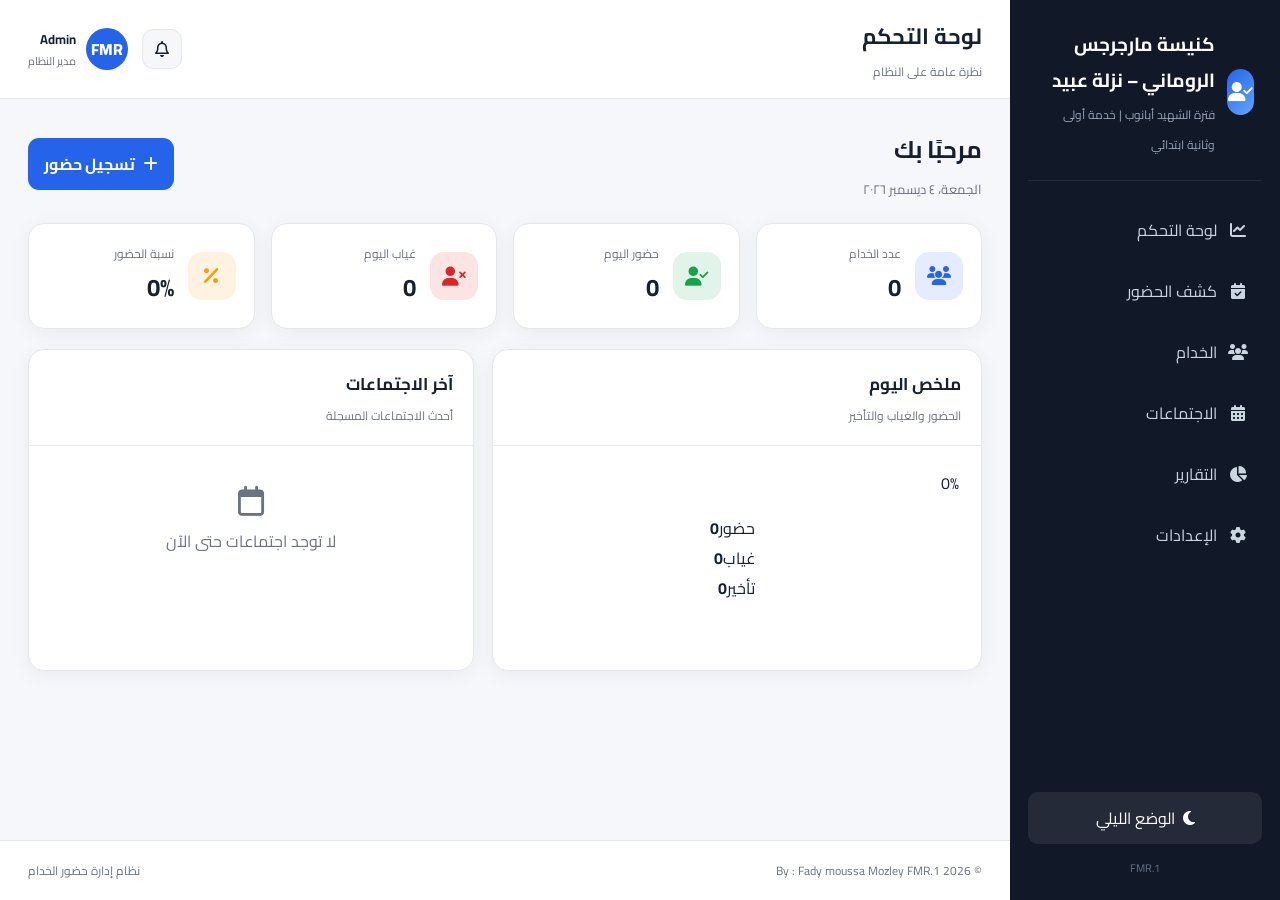
<file: index.html>
<!doctype html><html lang="ar" dir="rtl"><head>
<meta charset="UTF-8">
<meta name="viewport" content="width=device-width,initial-scale=1.0">
<link rel="preconnect" href="https://fonts.googleapis.com">
<link rel="preconnect" href="https://fonts.gstatic.com" crossorigin>
<link href="https://fonts.googleapis.com/css2?family=Cairo:wght@400;500;600;700;800&display=swap" rel="stylesheet">
<link rel="stylesheet" href="https://cdnjs.cloudflare.com/ajax/libs/font-awesome/6.5.2/css/all.min.css">
<link rel="stylesheet" href="./style.css">
<title>كنيسة مارجرجس الروماني – نزلة عبيد
فترة الشهيد أبانوب | خدمة أولى وثانية ابتدائي</title></head>
<body data-page="dashboard"><div class="app">
<aside class="sidebar" id="sidebar">
  <div class="sidebar-logo">
    <div class="logo-icon"><i class="fa-solid fa-user-check"></i></div>
    <div><h2>كنيسة مارجرجس الروماني – نزلة عبيد</h2><span>فترة الشهيد أبانوب | خدمة أولى وثانية ابتدائي</span></div>
  </div>
  <nav class="sidebar-menu">
    <a href="index.html" data-page="dashboard"><i class="fa-solid fa-chart-line"></i><span>لوحة التحكم</span></a>
    <a href="attendance.html" data-page="attendance"><i class="fa-solid fa-calendar-check"></i><span>كشف الحضور</span></a>
    <a href="servants.html" data-page="servants"><i class="fa-solid fa-users"></i><span>الخدام</span></a>
    <a href="meetings.html" data-page="meetings"><i class="fa-solid fa-calendar-days"></i><span>الاجتماعات</span></a>
    <a href="reports.html" data-page="reports"><i class="fa-solid fa-chart-pie"></i><span>التقارير</span></a>
    <a href="settings.html" data-page="settings"><i class="fa-solid fa-gear"></i><span>الإعدادات</span></a>
  </nav>
  <div class="sidebar-bottom">
    <button class="theme-toggle" id="themeToggle"><i class="fa-solid fa-moon"></i><span>الوضع الليلي</span></button>
    <div class="sidebar-version">FMR.1</div>
  </div>
</aside>
<main class="main-content">
<header class="topbar">
  <div class="topbar-right">
    <button class="mobile-menu-btn" id="mobileMenuBtn"><i class="fa-solid fa-bars"></i></button>
    <div><h1>لوحة التحكم</h1><p>نظرة عامة على النظام</p></div>
  </div>
  <div class="topbar-left">
    <button class="notification-btn"><i class="fa-regular fa-bell"></i></button>
    <div class="admin-profile">
      <div class="admin-avatar">FMR</div>
      <div class="admin-info"><strong id="adminName">Admin</strong><span>مدير النظام</span></div>
    </div>
  </div>
</header>

<section class="page-content">
  <div class="page-header"><div><h2>مرحبًا بك</h2><p id="dashboardDate">—</p></div><a class="btn btn-primary" href="attendance.html"><i class="fa-solid fa-plus"></i> تسجيل حضور</a></div>
  <div class="stats-grid">
    <div class="stat-card"><div class="stat-icon blue"><i class="fa-solid fa-users"></i></div><div><span>عدد الخدام</span><strong id="totalServants">0</strong></div></div>
    <div class="stat-card"><div class="stat-icon green"><i class="fa-solid fa-user-check"></i></div><div><span>حضور اليوم</span><strong id="presentToday">0</strong></div></div>
    <div class="stat-card"><div class="stat-icon red"><i class="fa-solid fa-user-xmark"></i></div><div><span>غياب اليوم</span><strong id="absentToday">0</strong></div></div>
    <div class="stat-card"><div class="stat-icon orange"><i class="fa-solid fa-percent"></i></div><div><span>نسبة الحضور</span><strong id="attendancePercentage">0%</strong></div></div>
  </div>
  <div style="display:grid;grid-template-columns:1.1fr 1fr;gap:18px">
    <div class="card">
      <div class="card-header"><div><h3>ملخص اليوم</h3><p>الحضور والغياب والتأخير</p></div></div>
      <div style="padding:22px;display:flex;gap:24px;align-items:center;flex-wrap:wrap">
        <div class="circle-wrap" style="width:180px;height:180px">
          <div class="attendance-circle" id="attendanceCircle" style="margin:0"></div>
          <div class="circle-text" id="attendanceCircleText">0%</div>
        </div>
        <div style="flex:1;min-width:220px">
          <div class="progress-row"><div class="progress-head"><span>حضور</span><strong id="overviewPresent">0</strong></div></div>
          <div class="progress-row"><div class="progress-head"><span>غياب</span><strong id="overviewAbsent">0</strong></div></div>
          <div class="progress-row"><div class="progress-head"><span>تأخير</span><strong id="overviewLate">0</strong></div></div>
        </div>
      </div>
    </div>
    <div class="card">
      <div class="card-header"><div><h3>آخر الاجتماعات</h3><p>أحدث الاجتماعات المسجلة</p></div></div>
      <div id="recentMeetings"></div>
    </div>
  </div>
</section>
<footer class="footer"><p>© 2026 By : Fady moussa Mozley FMR.1 </p><span>نظام إدارة حضور الخدام</span></footer>
</main></div>
<script src="storage.js"></script><script src="app.js"></script></body></html>
</file>
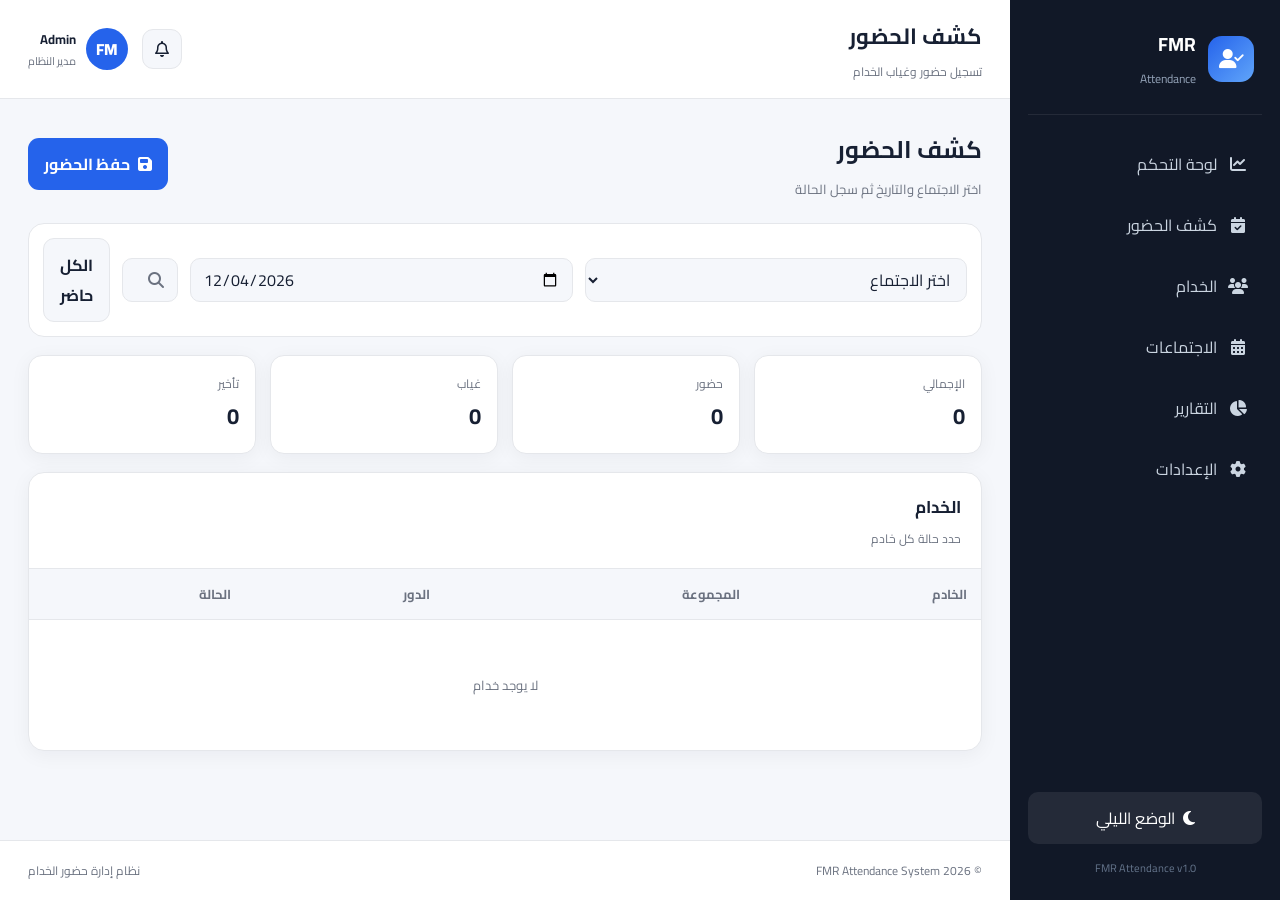
<file: attendance.html>
<!doctype html><html lang="ar" dir="rtl"><head>
<meta charset="UTF-8">
<meta name="viewport" content="width=device-width,initial-scale=1.0">
<link rel="preconnect" href="https://fonts.googleapis.com">
<link rel="preconnect" href="https://fonts.gstatic.com" crossorigin>
<link href="https://fonts.googleapis.com/css2?family=Cairo:wght@400;500;600;700;800&display=swap" rel="stylesheet">
<link rel="stylesheet" href="https://cdnjs.cloudflare.com/ajax/libs/font-awesome/6.5.2/css/all.min.css">
<link rel="stylesheet" href="style.css">
<link rel="stylesheet" href="attendance.css"><title>كشف الحضور | FMR Attendance</title></head>
<body data-page="attendance"><div class="app">
<aside class="sidebar" id="sidebar">
  <div class="sidebar-logo">
    <div class="logo-icon"><i class="fa-solid fa-user-check"></i></div>
    <div><h2>FMR</h2><span>Attendance</span></div>
  </div>
  <nav class="sidebar-menu">
    <a href="index.html" data-page="dashboard"><i class="fa-solid fa-chart-line"></i><span>لوحة التحكم</span></a>
    <a href="attendance.html" data-page="attendance"><i class="fa-solid fa-calendar-check"></i><span>كشف الحضور</span></a>
    <a href="servants.html" data-page="servants"><i class="fa-solid fa-users"></i><span>الخدام</span></a>
    <a href="meetings.html" data-page="meetings"><i class="fa-solid fa-calendar-days"></i><span>الاجتماعات</span></a>
    <a href="reports.html" data-page="reports"><i class="fa-solid fa-chart-pie"></i><span>التقارير</span></a>
    <a href="settings.html" data-page="settings"><i class="fa-solid fa-gear"></i><span>الإعدادات</span></a>
  </nav>
  <div class="sidebar-bottom">
    <button class="theme-toggle" id="themeToggle"><i class="fa-solid fa-moon"></i><span>الوضع الليلي</span></button>
    <div class="sidebar-version">FMR Attendance v1.0</div>
  </div>
</aside>
<main class="main-content">
<header class="topbar">
  <div class="topbar-right">
    <button class="mobile-menu-btn" id="mobileMenuBtn"><i class="fa-solid fa-bars"></i></button>
    <div><h1>كشف الحضور</h1><p>تسجيل حضور وغياب الخدام</p></div>
  </div>
  <div class="topbar-left">
    <button class="notification-btn"><i class="fa-regular fa-bell"></i></button>
    <div class="admin-profile">
      <div class="admin-avatar">FM</div>
      <div class="admin-info"><strong id="adminName">Admin</strong><span>مدير النظام</span></div>
    </div>
  </div>
</header>

<section class="page-content">
  <div class="page-header"><div><h2>كشف الحضور</h2><p>اختر الاجتماع والتاريخ ثم سجل الحالة</p></div><button class="btn btn-primary" id="saveAttendanceBtn"><i class="fa-solid fa-floppy-disk"></i> حفظ الحضور</button></div>
  <div class="toolbar"><select id="meetingSelect"><option value="">اختر الاجتماع</option></select><input id="attendanceDate" type="date"><div class="search-box"><i class="fa-solid fa-magnifying-glass"></i><input id="attendanceSearch" placeholder="ابحث عن خادم..."></div><button class="btn btn-secondary" id="markAllPresentBtn">الكل حاضر</button></div>
  <div class="attendance-summary">
    <div class="attendance-card"><span>الإجمالي</span><strong id="attendanceTotal">0</strong></div>
    <div class="attendance-card"><span>حضور</span><strong id="attendancePresent">0</strong></div>
    <div class="attendance-card"><span>غياب</span><strong id="attendanceAbsent">0</strong></div>
    <div class="attendance-card"><span>تأخير</span><strong id="attendanceLate">0</strong></div>
  </div>
  <div class="card"><div class="card-header"><div><h3>الخدام</h3><p>حدد حالة كل خادم</p></div></div>
  <div class="table-wrapper"><table><thead><tr><th>الخادم</th><th>المجموعة</th><th>الدور</th><th>الحالة</th></tr></thead><tbody id="attendanceTableBody"></tbody></table></div></div>
</section>
<footer class="footer"><p>© 2026 FMR Attendance System</p><span>نظام إدارة حضور الخدام</span></footer>
</main></div>
<script src="storage.js"></script><script src="app.js"></script><script src="attendance.js"></script></body></html>
</file>
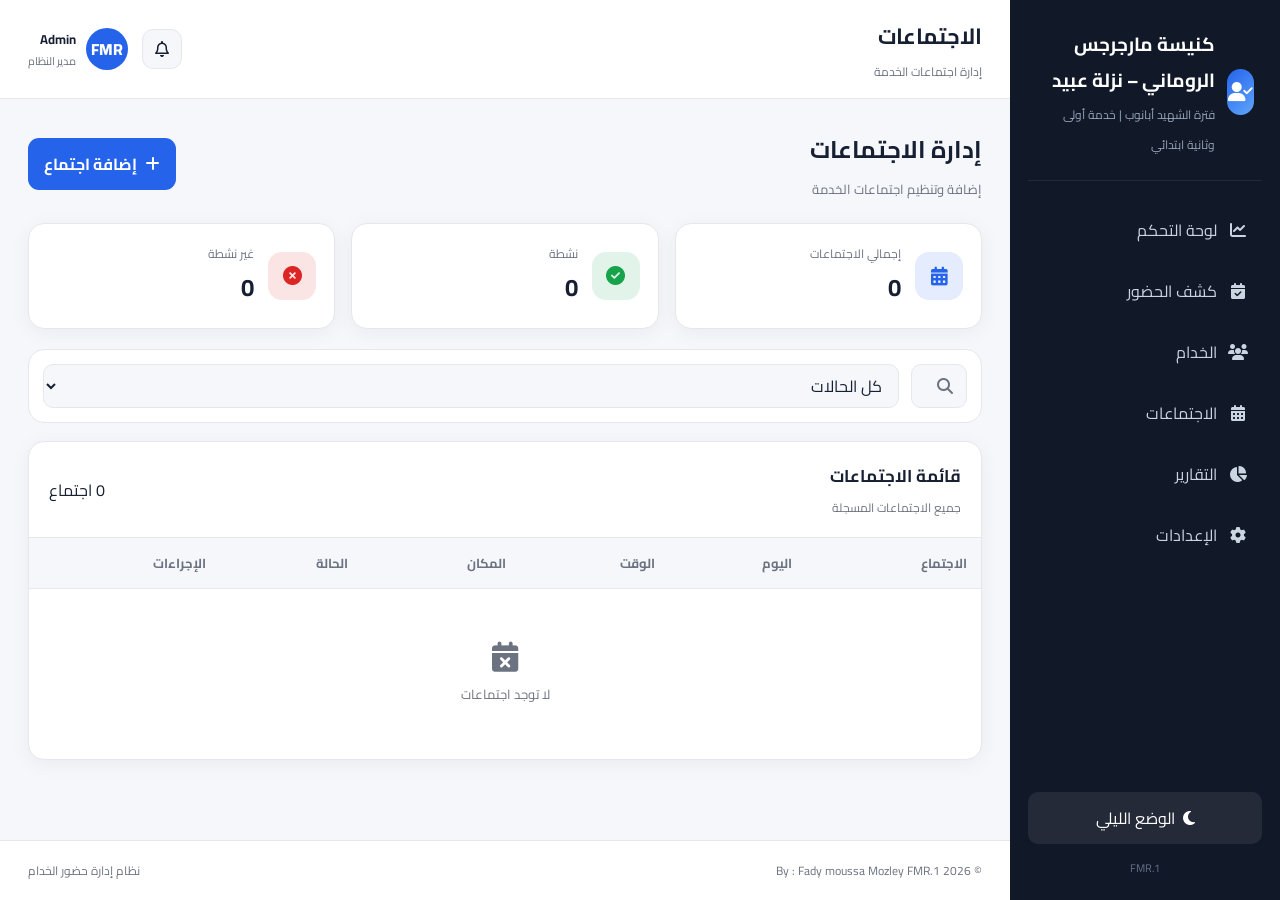
<file: meetings.html>
<!doctype html><html lang="ar" dir="rtl"><head>
<meta charset="UTF-8">
<meta name="viewport" content="width=device-width,initial-scale=1.0">
<link rel="preconnect" href="https://fonts.googleapis.com">
<link rel="preconnect" href="https://fonts.gstatic.com" crossorigin>
<link href="https://fonts.googleapis.com/css2?family=Cairo:wght@400;500;600;700;800&display=swap" rel="stylesheet">
<link rel="stylesheet" href="https://cdnjs.cloudflare.com/ajax/libs/font-awesome/6.5.2/css/all.min.css">
<link rel="stylesheet" href="style.css">
<link rel="stylesheet" href="meetings.css"><title>الاجتماعات | FMR Attendance</title></head>
<body data-page="meetings"><div class="app">
<aside class="sidebar" id="sidebar">
  <div class="sidebar-logo">
    <div class="logo-icon"><i class="fa-solid fa-user-check"></i></div>
    <div><h2>كنيسة مارجرجس الروماني – نزلة عبيد</h2><span>فترة الشهيد أبانوب | خدمة أولى وثانية ابتدائي</span></div>
  </div>
  <nav class="sidebar-menu">
    <a href="index.html" data-page="dashboard"><i class="fa-solid fa-chart-line"></i><span>لوحة التحكم</span></a>
    <a href="attendance.html" data-page="attendance"><i class="fa-solid fa-calendar-check"></i><span>كشف الحضور</span></a>
    <a href="servants.html" data-page="servants"><i class="fa-solid fa-users"></i><span>الخدام</span></a>
    <a href="meetings.html" data-page="meetings"><i class="fa-solid fa-calendar-days"></i><span>الاجتماعات</span></a>
    <a href="reports.html" data-page="reports"><i class="fa-solid fa-chart-pie"></i><span>التقارير</span></a>
    <a href="settings.html" data-page="settings"><i class="fa-solid fa-gear"></i><span>الإعدادات</span></a>
  </nav>
  <div class="sidebar-bottom">
    <button class="theme-toggle" id="themeToggle"><i class="fa-solid fa-moon"></i><span>الوضع الليلي</span></button>
    <div class="sidebar-version">FMR.1</div>
  </div>
</aside>
<main class="main-content">
<header class="topbar">
  <div class="topbar-right">
    <button class="mobile-menu-btn" id="mobileMenuBtn"><i class="fa-solid fa-bars"></i></button>
    <div><h1>الاجتماعات</h1><p>إدارة اجتماعات الخدمة</p></div>
  </div>
  <div class="topbar-left">
    <button class="notification-btn"><i class="fa-regular fa-bell"></i></button>
    <div class="admin-profile">
      <div class="admin-avatar">FMR</div>
      <div class="admin-info"><strong id="adminName">Admin</strong><span>مدير النظام</span></div>
    </div>
  </div>
</header>

<section class="page-content">
  <div class="page-header"><div><h2>إدارة الاجتماعات</h2><p>إضافة وتنظيم اجتماعات الخدمة</p></div><button class="btn btn-primary" id="addMeetingBtn"><i class="fa-solid fa-plus"></i> إضافة اجتماع</button></div>
  <div class="stats-grid" style="grid-template-columns:repeat(3,1fr)">
    <div class="stat-card"><div class="stat-icon blue"><i class="fa-solid fa-calendar-days"></i></div><div><span>إجمالي الاجتماعات</span><strong id="totalMeetingsCount">0</strong></div></div>
    <div class="stat-card"><div class="stat-icon green"><i class="fa-solid fa-circle-check"></i></div><div><span>نشطة</span><strong id="activeMeetingsCount">0</strong></div></div>
    <div class="stat-card"><div class="stat-icon red"><i class="fa-solid fa-circle-xmark"></i></div><div><span>غير نشطة</span><strong id="inactiveMeetingsCount">0</strong></div></div>
  </div>
  <div class="toolbar"><div class="search-box"><i class="fa-solid fa-magnifying-glass"></i><input id="meetingSearch" placeholder="ابحث باسم الاجتماع أو المكان..."></div><select id="meetingStatusFilter"><option value="all">كل الحالات</option><option value="active">نشط</option><option value="inactive">غير نشط</option></select></div>
  <div class="card"><div class="card-header"><div><h3>قائمة الاجتماعات</h3><p>جميع الاجتماعات المسجلة</p></div><span id="tableMeetingsCount">0 اجتماع</span></div>
  <div class="table-wrapper"><table><thead><tr><th>الاجتماع</th><th>اليوم</th><th>الوقت</th><th>المكان</th><th>الحالة</th><th>الإجراءات</th></tr></thead><tbody id="meetingsTableBody"></tbody></table></div></div>
</section>
<footer class="footer"><p>© 2026 By : Fady moussa Mozley FMR.1</p><span>نظام إدارة حضور الخدام</span></footer>
</main></div>
<div class="modal-overlay" id="meetingModal"><div class="modal"><div class="modal-header"><div><h3 id="meetingModalTitle">إضافة اجتماع</h3><p>أدخل بيانات الاجتماع</p></div><button class="modal-close" id="closeMeetingModal"><i class="fa-solid fa-xmark"></i></button></div>
<form id="meetingForm"><div class="form-grid">
<div class="form-group full"><label>اسم الاجتماع</label><input id="meetingName" required></div>
<div class="form-group"><label>اليوم</label><select id="meetingDay"><option value="">اختر اليوم</option><option>السبت</option><option>الأحد</option><option>الإثنين</option><option>الثلاثاء</option><option>الأربعاء</option><option>الخميس</option><option>الجمعة</option></select></div>
<div class="form-group"><label>الوقت</label><input id="meetingTime" type="time"></div>
<div class="form-group full"><label>المكان</label><input id="meetingLocation"></div>
<div class="form-group full"><label>الوصف</label><textarea id="meetingDescription" rows="3"></textarea></div>
<div class="form-group"><label>الحالة</label><select id="meetingStatus"><option value="active">نشط</option><option value="inactive">غير نشط</option></select></div>
</div><div class="modal-footer"><button type="button" class="btn btn-secondary" id="cancelMeetingBtn">إلغاء</button><button class="btn btn-primary" type="submit">حفظ</button></div></form></div></div>
<script src="storage.js"></script><script src="app.js"></script><script src="meetings.js"></script></body></html>
</file>
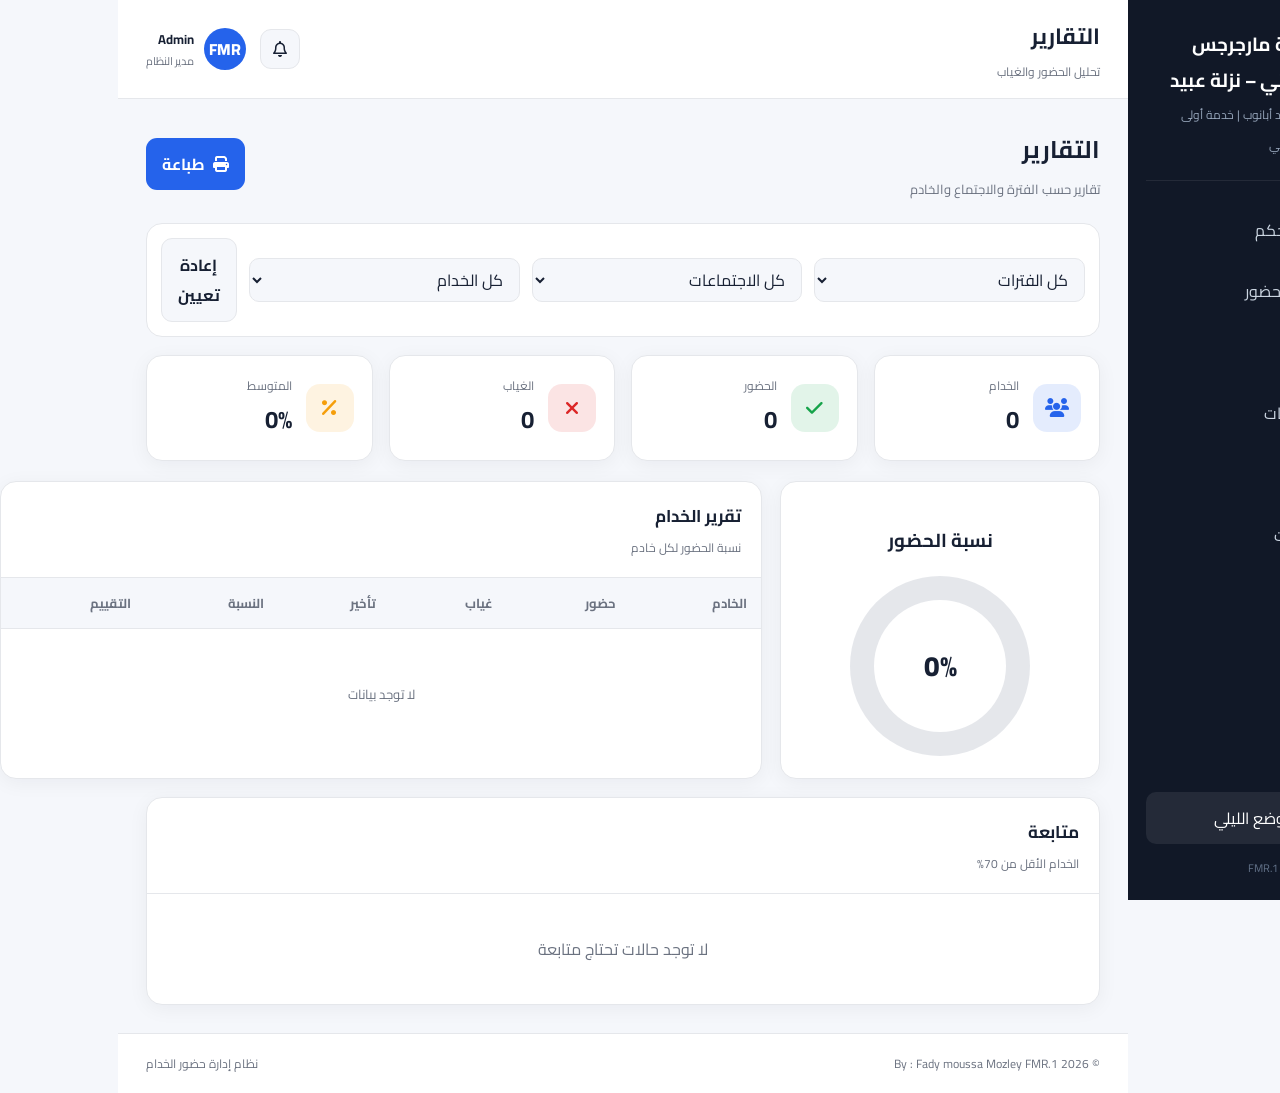
<file: reports.html>
<!doctype html><html lang="ar" dir="rtl"><head>
<meta charset="UTF-8">
<meta name="viewport" content="width=device-width,initial-scale=1.0">
<link rel="preconnect" href="https://fonts.googleapis.com">
<link rel="preconnect" href="https://fonts.gstatic.com" crossorigin>
<link href="https://fonts.googleapis.com/css2?family=Cairo:wght@400;500;600;700;800&display=swap" rel="stylesheet">
<link rel="stylesheet" href="https://cdnjs.cloudflare.com/ajax/libs/font-awesome/6.5.2/css/all.min.css">
<link rel="stylesheet" href="style.css">
<link rel="stylesheet" href="reports.css"><title>التقارير | FMR Attendance</title></head>
<body data-page="reports"><div class="app">
<aside class="sidebar" id="sidebar">
  <div class="sidebar-logo">
    <div class="logo-icon"><i class="fa-solid fa-user-check"></i></div>
     <div><h2>كنيسة مارجرجس الروماني – نزلة عبيد</h2><span>فترة الشهيد أبانوب | خدمة أولى وثانية ابتدائي</span></div>
  </div>
  <nav class="sidebar-menu">
    <a href="index.html" data-page="dashboard"><i class="fa-solid fa-chart-line"></i><span>لوحة التحكم</span></a>
    <a href="attendance.html" data-page="attendance"><i class="fa-solid fa-calendar-check"></i><span>كشف الحضور</span></a>
    <a href="servants.html" data-page="servants"><i class="fa-solid fa-users"></i><span>الخدام</span></a>
    <a href="meetings.html" data-page="meetings"><i class="fa-solid fa-calendar-days"></i><span>الاجتماعات</span></a>
    <a href="reports.html" data-page="reports"><i class="fa-solid fa-chart-pie"></i><span>التقارير</span></a>
    <a href="settings.html" data-page="settings"><i class="fa-solid fa-gear"></i><span>الإعدادات</span></a>
  </nav>
  <div class="sidebar-bottom">
    <button class="theme-toggle" id="themeToggle"><i class="fa-solid fa-moon"></i><span>الوضع الليلي</span></button>
    <div class="sidebar-version">FMR.1</div>
  </div>
</aside>
<main class="main-content">
<header class="topbar">
  <div class="topbar-right">
    <button class="mobile-menu-btn" id="mobileMenuBtn"><i class="fa-solid fa-bars"></i></button>
    <div><h1>التقارير</h1><p>تحليل الحضور والغياب</p></div>
  </div>
  <div class="topbar-left">
    <button class="notification-btn"><i class="fa-regular fa-bell"></i></button>
    <div class="admin-profile">
      <div class="admin-avatar">FMR</div>
      <div class="admin-info"><strong id="adminName">Admin</strong><span>مدير النظام</span></div>
    </div>
  </div>
</header>

<section class="page-content">
  <div class="page-header"><div><h2>التقارير</h2><p>تقارير حسب الفترة والاجتماع والخادم</p></div><button class="btn btn-primary no-print" onclick="window.print()"><i class="fa-solid fa-print"></i> طباعة</button></div>
  <div class="toolbar no-print"><select id="reportPeriod"><option value="all">كل الفترات</option><option value="week">آخر 7 أيام</option><option value="month">آخر 30 يوم</option><option value="quarter">آخر 90 يوم</option></select><select id="reportMeeting"><option value="all">كل الاجتماعات</option></select><select id="reportServant"><option value="all">كل الخدام</option></select><button class="btn btn-secondary" id="resetReportsBtn">إعادة تعيين</button></div>
  <div class="stats-grid">
    <div class="stat-card"><div class="stat-icon blue"><i class="fa-solid fa-users"></i></div><div><span>الخدام</span><strong id="reportTotalServants">0</strong></div></div>
    <div class="stat-card"><div class="stat-icon green"><i class="fa-solid fa-check"></i></div><div><span>الحضور</span><strong id="reportPresent">0</strong></div></div>
    <div class="stat-card"><div class="stat-icon red"><i class="fa-solid fa-xmark"></i></div><div><span>الغياب</span><strong id="reportAbsent">0</strong></div></div>
    <div class="stat-card"><div class="stat-icon orange"><i class="fa-solid fa-percent"></i></div><div><span>المتوسط</span><strong id="reportAverage">0%</strong></div></div>
  </div>
  <div class="report-layout">
    <div class="card circle-card"><h3>نسبة الحضور</h3><div class="circle-wrap" style="height:180px"><div class="attendance-circle" id="attendanceCircle"></div><div class="circle-text" id="attendancePercentage">0%</div></div></div>
    <div class="card"><div class="card-header"><div><h3>تقرير الخدام</h3><p>نسبة الحضور لكل خادم</p></div></div><div class="table-wrapper"><table><thead><tr><th>الخادم</th><th>حضور</th><th>غياب</th><th>تأخير</th><th>النسبة</th><th>التقييم</th></tr></thead><tbody id="servantReportsBody"></tbody></table></div></div>
  </div>
  <div class="card" style="margin-top:18px"><div class="card-header"><div><h3>متابعة</h3><p>الخدام الأقل من 70%</p></div></div><div id="followUpList"></div></div>
</section>
<footer class="footer"><p>© 2026 By : Fady moussa Mozley FMR.1</p><span>نظام إدارة حضور الخدام</span></footer>
</main></div>
<script src="storage.js"></script><script src="app.js"></script><script src="reports.js"></script></body></html>
</file>
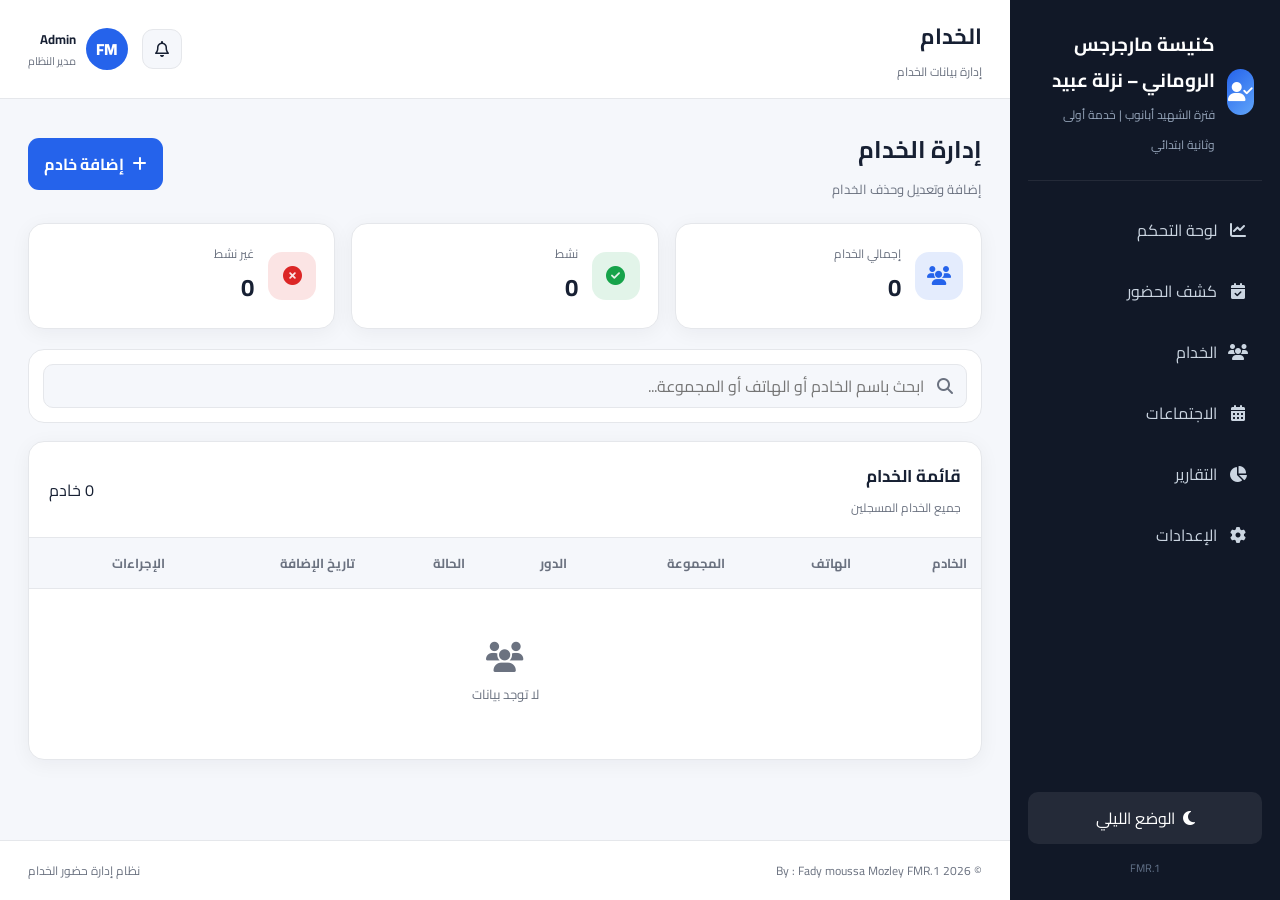
<file: servants.html>
<!doctype html><html lang="ar" dir="rtl"><head>
<meta charset="UTF-8">
<meta name="viewport" content="width=device-width,initial-scale=1.0">
<link rel="preconnect" href="https://fonts.googleapis.com">
<link rel="preconnect" href="https://fonts.gstatic.com" crossorigin>
<link href="https://fonts.googleapis.com/css2?family=Cairo:wght@400;500;600;700;800&display=swap" rel="stylesheet">
<link rel="stylesheet" href="https://cdnjs.cloudflare.com/ajax/libs/font-awesome/6.5.2/css/all.min.css">
<link rel="stylesheet" href="style.css">
<link rel="stylesheet" href="servants.css"><title>الخدام | FMR Attendance</title></head>
<body data-page="servants"><div class="app">
<aside class="sidebar" id="sidebar">
  <div class="sidebar-logo">
    <div class="logo-icon"><i class="fa-solid fa-user-check"></i></div>
     <div><h2>كنيسة مارجرجس الروماني – نزلة عبيد</h2><span>فترة الشهيد أبانوب | خدمة أولى وثانية ابتدائي</span></div>
  </div>
  <nav class="sidebar-menu">
    <a href="index.html" data-page="dashboard"><i class="fa-solid fa-chart-line"></i><span>لوحة التحكم</span></a>
    <a href="attendance.html" data-page="attendance"><i class="fa-solid fa-calendar-check"></i><span>كشف الحضور</span></a>
    <a href="servants.html" data-page="servants"><i class="fa-solid fa-users"></i><span>الخدام</span></a>
    <a href="meetings.html" data-page="meetings"><i class="fa-solid fa-calendar-days"></i><span>الاجتماعات</span></a>
    <a href="reports.html" data-page="reports"><i class="fa-solid fa-chart-pie"></i><span>التقارير</span></a>
    <a href="settings.html" data-page="settings"><i class="fa-solid fa-gear"></i><span>الإعدادات</span></a>
  </nav>
  <div class="sidebar-bottom">
    <button class="theme-toggle" id="themeToggle"><i class="fa-solid fa-moon"></i><span>الوضع الليلي</span></button>
    <div class="sidebar-version">FMR.1</div>
  </div>
</aside>
<main class="main-content">
<header class="topbar">
  <div class="topbar-right">
    <button class="mobile-menu-btn" id="mobileMenuBtn"><i class="fa-solid fa-bars"></i></button>
    <div><h1>الخدام</h1><p>إدارة بيانات الخدام</p></div>
  </div>
  <div class="topbar-left">
    <button class="notification-btn"><i class="fa-regular fa-bell"></i></button>
    <div class="admin-profile">
      <div class="admin-avatar">FM</div>
      <div class="admin-info"><strong id="adminName">Admin</strong><span>مدير النظام</span></div>
    </div>
  </div>
</header>

<section class="page-content">
  <div class="page-header"><div><h2>إدارة الخدام</h2><p>إضافة وتعديل وحذف الخدام</p></div><button class="btn btn-primary" id="addServantBtn"><i class="fa-solid fa-plus"></i> إضافة خادم</button></div>
  <div class="stats-grid" style="grid-template-columns:repeat(3,1fr)">
    <div class="stat-card"><div class="stat-icon blue"><i class="fa-solid fa-users"></i></div><div><span>إجمالي الخدام</span><strong id="totalServantsCount">0</strong></div></div>
    <div class="stat-card"><div class="stat-icon green"><i class="fa-solid fa-circle-check"></i></div><div><span>نشط</span><strong id="activeServantsCount">0</strong></div></div>
    <div class="stat-card"><div class="stat-icon red"><i class="fa-solid fa-circle-xmark"></i></div><div><span>غير نشط</span><strong id="inactiveServantsCount">0</strong></div></div>
  </div>
  <div class="toolbar"><div class="search-box"><i class="fa-solid fa-magnifying-glass"></i><input id="servantSearch" placeholder="ابحث باسم الخادم أو الهاتف أو المجموعة..."></div></div>
  <div class="card"><div class="card-header"><div><h3>قائمة الخدام</h3><p>جميع الخدام المسجلين</p></div><span id="tableServantsCount">0 خادم</span></div>
  <div class="table-wrapper"><table><thead><tr><th>الخادم</th><th>الهاتف</th><th>المجموعة</th><th>الدور</th><th>الحالة</th><th>تاريخ الإضافة</th><th>الإجراءات</th></tr></thead><tbody id="servantsTableBody"></tbody></table></div></div>
</section>
<footer class="footer"><p>© 2026 By : Fady moussa Mozley FMR.1 </p><span>نظام إدارة حضور الخدام</span></footer>
</main></div>
<div class="modal-overlay" id="servantModal"><div class="modal"><div class="modal-header"><div><h3 id="servantModalTitle">إضافة خادم</h3><p>أدخل بيانات الخادم</p></div><button class="modal-close" id="closeServantModal"><i class="fa-solid fa-xmark"></i></button></div>
<form id="servantForm"><div class="form-grid">
<div class="form-group full"><label>اسم الخادم</label><input id="servantName" required></div>
<div class="form-group"><label>الهاتف</label><input id="servantPhone"></div>
<div class="form-group"><label>المجموعة</label><input id="servantGroup"></div>
<div class="form-group"><label>الدور</label><input id="servantRole"></div>
<div class="form-group"><label>الحالة</label><select id="servantStatus"><option value="active">نشط</option><option value="inactive">غير نشط</option></select></div>
</div><div class="modal-footer"><button type="button" class="btn btn-secondary" id="cancelServantBtn">إلغاء</button><button class="btn btn-primary" type="submit">حفظ</button></div></form></div></div>
<script src="storage.js"></script><script src="app.js"></script><script src="servants.js"></script></body></html>
</file>
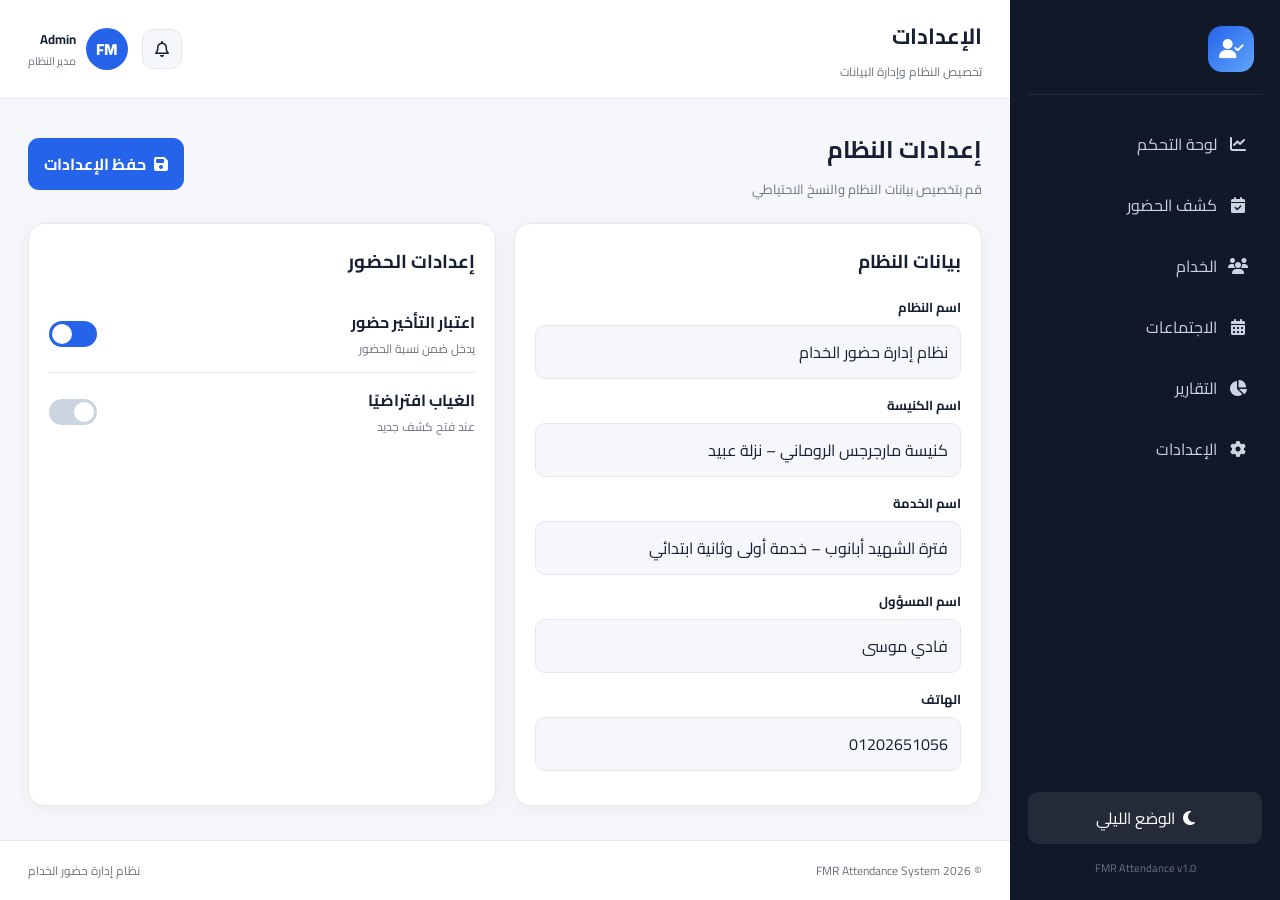
<file: settings.html>
<!doctype html><html lang="ar" dir="rtl"><head>
<meta charset="UTF-8">
<meta name="viewport" content="width=device-width,initial-scale=1.0">
<link rel="preconnect" href="https://fonts.googleapis.com">
<link rel="preconnect" href="https://fonts.gstatic.com" crossorigin>
<link href="https://fonts.googleapis.com/css2?family=Cairo:wght@400;500;600;700;800&display=swap" rel="stylesheet">
<link rel="stylesheet" href="https://cdnjs.cloudflare.com/ajax/libs/font-awesome/6.5.2/css/all.min.css">
<link rel="stylesheet" href="style.css">
<link rel="stylesheet" href="settings.css"><title>الإعدادات | FMR Attendance</title></head>
<body data-page="settings"><div class="app">
<aside class="sidebar" id="sidebar">
  <div class="sidebar-logo">
    <div class="logo-icon"><i class="fa-solid fa-user-check"></i></div>
    
  </div>
  <nav class="sidebar-menu">
    <a href="index.html" data-page="dashboard"><i class="fa-solid fa-chart-line"></i><span>لوحة التحكم</span></a>
    <a href="attendance.html" data-page="attendance"><i class="fa-solid fa-calendar-check"></i><span>كشف الحضور</span></a>
    <a href="servants.html" data-page="servants"><i class="fa-solid fa-users"></i><span>الخدام</span></a>
    <a href="meetings.html" data-page="meetings"><i class="fa-solid fa-calendar-days"></i><span>الاجتماعات</span></a>
    <a href="reports.html" data-page="reports"><i class="fa-solid fa-chart-pie"></i><span>التقارير</span></a>
    <a href="settings.html" data-page="settings"><i class="fa-solid fa-gear"></i><span>الإعدادات</span></a>
  </nav>
  <div class="sidebar-bottom">
    <button class="theme-toggle" id="themeToggle"><i class="fa-solid fa-moon"></i><span>الوضع الليلي</span></button>
    <div class="sidebar-version">FMR Attendance v1.0</div>
  </div>
</aside>
<main class="main-content">
<header class="topbar">
  <div class="topbar-right">
    <button class="mobile-menu-btn" id="mobileMenuBtn"><i class="fa-solid fa-bars"></i></button>
    <div><h1>الإعدادات</h1><p>تخصيص النظام وإدارة البيانات</p></div>
  </div>
  <div class="topbar-left">
    <button class="notification-btn"><i class="fa-regular fa-bell"></i></button>
    <div class="admin-profile">
      <div class="admin-avatar">FM</div>
      <div class="admin-info"><strong id="adminName">Admin</strong><span>مدير النظام</span></div>
    </div>
  </div>
</header>

<section class="page-content">
  <div class="page-header"><div><h2>إعدادات النظام</h2><p>قم بتخصيص بيانات النظام والنسخ الاحتياطي</p></div><button class="btn btn-primary" id="saveSettingsBtn"><i class="fa-solid fa-floppy-disk"></i> حفظ الإعدادات</button></div>
  <div class="settings-grid">
    <div class="card settings-section">
  <h3>بيانات النظام</h3>

  <div class="form-group">
    <label>اسم النظام</label>
    <input value="نظام إدارة حضور الخدام" readonly>
  </div>

  <div class="form-group">
    <label>اسم الكنيسة</label>
    <input value="كنيسة مارجرجس الروماني – نزلة عبيد" readonly>
  </div>

  <div class="form-group">
    <label>اسم الخدمة</label>
    <input value="فترة الشهيد أبانوب – خدمة أولى وثانية ابتدائي" readonly>
  </div>

  <div class="form-group">
    <label>اسم المسؤول</label>
    <input value="فادي موسى" readonly>
  </div>

  <div class="form-group">
    <label>الهاتف</label>
    <input value="01202651056" readonly>
  </div>
</div>
    <div class="card settings-section"><h3>إعدادات الحضور</h3>
      <div class="switch-row"><div><strong>اعتبار التأخير حضور</strong><div style="color:var(--text-light);font-size:12px">يدخل ضمن نسبة الحضور</div></div><label class="switch"><input id="lateAsPresent" type="checkbox" checked><span class="slider"></span></label></div>
      <div class="switch-row"><div><strong>الغياب افتراضيًا</strong><div style="color:var(--text-light);font-size:12px">عند فتح كشف جديد</div></div><label class="switch"><input id="defaultAbsent" type="checkbox"><span class="slider"></span></label></div>
    </div>
   <!--التعديل هنا -->
</section>
<footer class="footer"><p>© 2026 FMR Attendance System</p><span>نظام إدارة حضور الخدام</span></footer>
</main></div>
<script src="storage.js"></script><script src="app.js"></script><script src="settings.js"></script></body></html>
</file>
<file: style.css>
:root{
  --primary:#2563eb;
  --success:#16a34a;
  --danger:#dc2626;
  --warning:#f59e0b;
  --bg:#f5f7fb;
  --card:#ffffff;
  --text:#172033;
  --text-light:#6b7280;
  --border:#e5e7eb;
  --sidebar:#111827;
  --radius:16px;
  --shadow:0 4px 20px rgba(15,23,42,.05);
}

*{box-sizing:border-box}
html{scroll-behavior:smooth}
body{
  margin:0;
  font-family:"Cairo",sans-serif;
  background:var(--bg);
  color:var(--text);
  transition:.25s ease;
}
body.dark{
  --bg:#0f172a;
  --card:#1e293b;
  --text:#f8fafc;
  --text-light:#94a3b8;
  --border:#334155;
  --sidebar:#020617;
  --shadow:0 4px 20px rgba(0,0,0,.18);
}
button,input,select,textarea{font:inherit}
a{text-decoration:none;color:inherit}
.app{min-height:100vh}
.sidebar{
  position:fixed;
  top:0; right:0; bottom:0;
  width:270px;
  background:var(--sidebar);
  color:#fff;
  padding:22px 18px;
  display:flex;
  flex-direction:column;
  z-index:1000;
}
.sidebar-logo{
  display:flex;align-items:center;gap:12px;
  padding:4px 8px 22px;
  border-bottom:1px solid rgba(255,255,255,.08);
}
.logo-icon{
  width:46px;height:46px;border-radius:14px;
  display:grid;place-items:center;
  background:linear-gradient(135deg,#2563eb,#60a5fa);
  font-size:20px;
}
.sidebar-logo h2{margin:0;font-size:19px}
.sidebar-logo span{font-size:12px;color:#94a3b8}
.sidebar-menu{display:flex;flex-direction:column;gap:7px;margin-top:22px}
.sidebar-menu a{
  padding:12px 14px;
  border-radius:11px;
  display:flex;align-items:center;gap:11px;
  color:#cbd5e1;
  transition:.2s ease;
}
.sidebar-menu a:hover,.sidebar-menu a.active{
  background:rgba(37,99,235,.18);
  color:#fff;
}
.sidebar-menu i{width:20px;text-align:center}
.sidebar-bottom{margin-top:auto}
.theme-toggle{
  width:100%;
  border:0;
  border-radius:10px;
  padding:11px 13px;
  background:rgba(255,255,255,.08);
  color:#fff;
  cursor:pointer;
  display:flex;align-items:center;justify-content:center;gap:8px;
}
.sidebar-version{
  margin-top:14px;
  text-align:center;
  color:#64748b;
  font-size:11px;
}
.main-content{
  margin-right:270px;
  min-height:100vh;
  display:flex;
  flex-direction:column;
}
.topbar{
  min-height:78px;
  padding:15px 28px;
  background:var(--card);
  border-bottom:1px solid var(--border);
  display:flex;align-items:center;justify-content:space-between;
  position:sticky;top:0;z-index:500;
}
.topbar-right{display:flex;align-items:center;gap:14px}
.topbar h1{margin:0;font-size:22px}
.topbar p{margin:3px 0 0;color:var(--text-light);font-size:12px}
.topbar-left{display:flex;align-items:center;gap:14px}
.notification-btn,.mobile-menu-btn{
  width:40px;height:40px;border:1px solid var(--border);
  border-radius:11px;background:var(--bg);color:var(--text);
  cursor:pointer;
}
.mobile-menu-btn{display:none}
.admin-profile{display:flex;align-items:center;gap:10px}
.admin-avatar{
  width:42px;height:42px;border-radius:50%;
  background:var(--primary);color:#fff;
  display:grid;place-items:center;font-weight:800;
}
.admin-info{display:flex;flex-direction:column}
.admin-info strong{font-size:13px}
.admin-info span{font-size:11px;color:var(--text-light)}
.page-content{padding:28px;flex:1}
.page-header{
  display:flex;align-items:center;justify-content:space-between;
  gap:16px;margin-bottom:22px
}
.page-header h2{margin:0 0 5px;font-size:24px}
.page-header p{margin:0;color:var(--text-light);font-size:13px}
.btn{
  border:0;border-radius:11px;padding:11px 16px;
  font-weight:700;cursor:pointer;
  display:inline-flex;align-items:center;gap:8px;justify-content:center
}
.btn-primary{background:var(--primary);color:#fff}
.btn-secondary{background:var(--bg);color:var(--text);border:1px solid var(--border)}
.btn-danger{background:var(--danger);color:#fff}
.footer{
  padding:18px 28px;
  border-top:1px solid var(--border);
  background:var(--card);
  display:flex;justify-content:space-between;gap:10px;
  color:var(--text-light);font-size:12px
}
.footer p{margin:0}

.stats-grid{
  display:grid;
  grid-template-columns:repeat(4,1fr);
  gap:16px;
  margin-bottom:20px;
}
.stat-card{
  background:var(--card);
  border:1px solid var(--border);
  border-radius:var(--radius);
  padding:18px;
  box-shadow:var(--shadow);
  display:flex;gap:14px;align-items:center
}
.stat-icon{
  width:48px;height:48px;border-radius:14px;
  display:grid;place-items:center;font-size:19px
}
.stat-icon.blue{background:rgba(37,99,235,.12);color:var(--primary)}
.stat-icon.green{background:rgba(22,163,74,.12);color:var(--success)}
.stat-icon.red{background:rgba(220,38,38,.12);color:var(--danger)}
.stat-icon.orange{background:rgba(245,158,11,.12);color:var(--warning)}
.stat-card span{display:block;color:var(--text-light);font-size:12px}
.stat-card strong{font-size:24px}
.card{
  background:var(--card);
  border:1px solid var(--border);
  border-radius:var(--radius);
  box-shadow:var(--shadow);
}
.card-header{
  padding:18px 20px;
  border-bottom:1px solid var(--border);
  display:flex;align-items:center;justify-content:space-between;gap:12px
}
.card-header h3{margin:0;font-size:17px}
.card-header p{margin:4px 0 0;color:var(--text-light);font-size:12px}
.empty-state{
  padding:40px 20px;text-align:center;color:var(--text-light)
}
.empty-state i{font-size:30px;margin-bottom:10px;display:block}
.table-wrapper{overflow-x:auto}
table{width:100%;border-collapse:collapse;min-width:760px}
thead{background:var(--bg)}
th,td{padding:13px 14px;text-align:right;border-top:1px solid var(--border);font-size:13px}
th{color:var(--text-light);font-weight:700;border-top:0}
.status-badge{
  display:inline-flex;align-items:center;gap:6px;
  padding:5px 9px;border-radius:999px;font-size:11px;font-weight:700
}
.status-badge.active,.status-badge.present{background:rgba(22,163,74,.1);color:var(--success)}
.status-badge.inactive,.status-badge.absent{background:rgba(220,38,38,.1);color:var(--danger)}
.status-badge.late{background:rgba(245,158,11,.1);color:var(--warning)}
.toolbar{
  display:flex;gap:12px;align-items:center;
  background:var(--card);
  border:1px solid var(--border);
  border-radius:var(--radius);
  padding:14px;margin-bottom:18px
}
.search-box{position:relative;flex:1}
.search-box i{position:absolute;right:14px;top:50%;transform:translateY(-50%);color:var(--text-light)}
.search-box input,.toolbar select,.toolbar input[type="date"]{
  width:100%;height:44px;
  border:1px solid var(--border);
  border-radius:10px;
  background:var(--bg);
  color:var(--text);
  padding:0 12px;
  outline:none
}
.search-box input{padding-right:42px}
.action-group{display:flex;gap:7px}
.action-btn{
  width:34px;height:34px;border:0;border-radius:9px;
  cursor:pointer;display:grid;place-items:center
}
.action-btn.edit{background:rgba(37,99,235,.1);color:var(--primary)}
.action-btn.delete{background:rgba(220,38,38,.1);color:var(--danger)}
.action-btn.attendance{background:rgba(22,163,74,.1);color:var(--success)}
.modal-overlay{
  position:fixed;inset:0;background:rgba(15,23,42,.65);
  display:flex;align-items:center;justify-content:center;padding:18px;
  opacity:0;visibility:hidden;transition:.2s;z-index:5000
}
.modal-overlay.show{opacity:1;visibility:visible}
.modal{
  width:min(620px,100%);
  max-height:90vh;overflow:auto;
  background:var(--card);
  border-radius:18px;
  box-shadow:0 20px 60px rgba(0,0,0,.25)
}
.modal-header{
  padding:18px 20px;border-bottom:1px solid var(--border);
  display:flex;justify-content:space-between;align-items:flex-start
}
.modal-header h3{margin:0}
.modal-header p{margin:4px 0 0;color:var(--text-light);font-size:12px}
.modal-close{
  width:36px;height:36px;border:0;border-radius:9px;
  background:var(--bg);color:var(--text);cursor:pointer
}
.modal form{padding:20px}
.form-grid{display:grid;grid-template-columns:1fr 1fr;gap:14px}
.form-group{margin-bottom:14px}
.form-group.full{grid-column:1/-1}
.form-group label{display:block;margin-bottom:6px;font-size:13px;font-weight:700}
.form-group input,.form-group select,.form-group textarea{
  width:100%;
  border:1px solid var(--border);
  border-radius:10px;
  background:var(--bg);
  color:var(--text);
  padding:11px 12px;
  outline:none
}
.form-group textarea{resize:vertical}
.modal-footer{display:flex;gap:10px;justify-content:flex-start;padding-top:6px}
.toast{
  position:fixed;left:24px;bottom:24px;z-index:9999;
  padding:13px 16px;border-radius:11px;
  background:var(--card);color:var(--text);
  border:1px solid var(--border);
  box-shadow:0 14px 35px rgba(0,0,0,.18);
  display:flex;align-items:center;gap:9px;
  opacity:0;transform:translateY(15px);transition:.25s
}
.toast.show{opacity:1;transform:translateY(0)}
.toast.success i{color:var(--success)}
.toast.error i{color:var(--danger)}

@media(max-width:1050px){
  .stats-grid{grid-template-columns:repeat(2,1fr)}
}
@media(max-width:800px){
  .sidebar{transform:translateX(100%);transition:.25s}
  .sidebar.open{transform:translateX(0)}
  .main-content{margin-right:0}
  .mobile-menu-btn{display:inline-grid;place-items:center}
  .admin-info{display:none}
}
@media(max-width:640px){
  .page-content{padding:18px 12px}
  .topbar{padding:12px 14px}
  .page-header{flex-direction:column;align-items:stretch}
  .stats-grid{grid-template-columns:1fr}
  .toolbar{flex-direction:column;align-items:stretch}
  .form-grid{grid-template-columns:1fr}
  .footer{flex-direction:column;text-align:center}
  .toast{left:12px;right:12px}
}
/* الكمبيوتر */
body {
    font-size: 16px;
}

/* الموبايل */
@media (max-width: 768px) {
    body {
        font-size: 14px;
    }

    .container {
        width: 95%;
        margin: auto;
    }

    .cards {
        grid-template-columns: 1fr;
    }
}

/* الموبايل الصغير */
@media (max-width: 480px) {
    h1 {
        font-size: 24px;
    }

    button {
        width: 100%;
    }
}
</file>
<file: attendance.css>
.attendance-summary{display:grid;grid-template-columns:repeat(4,1fr);gap:14px;margin-bottom:18px}
.attendance-card{background:var(--card);border:1px solid var(--border);border-radius:14px;padding:16px;box-shadow:var(--shadow)}
.attendance-card span{display:block;color:var(--text-light);font-size:12px}
.attendance-card strong{font-size:22px}
.status-buttons{display:flex;gap:6px;flex-wrap:wrap}
.status-btn{
  border:1px solid var(--border);background:var(--bg);color:var(--text);
  border-radius:8px;padding:7px 9px;cursor:pointer;font-size:11px;font-weight:700
}
.status-btn.active.present{background:var(--success);color:#fff;border-color:var(--success)}
.status-btn.active.absent{background:var(--danger);color:#fff;border-color:var(--danger)}
.status-btn.active.late{background:var(--warning);color:#fff;border-color:var(--warning)}
@media(max-width:850px){.attendance-summary{grid-template-columns:repeat(2,1fr)}}
@media(max-width:560px){.attendance-summary{grid-template-columns:1fr}}
</file>
<file: meetings.css>
.meeting-name{display:flex;align-items:center;gap:10px}
.meeting-avatar{width:38px;height:38px;border-radius:11px;background:rgba(37,99,235,.1);color:var(--primary);display:grid;place-items:center}
</file>
<file: reports.css>
.report-layout{display:grid;grid-template-columns:320px 1fr;gap:18px}
.circle-card{padding:22px;text-align:center}
.attendance-circle{
  width:180px;height:180px;margin:10px auto 18px;border-radius:50%;
  display:grid;place-items:center;
  background:conic-gradient(var(--primary) 0deg,#e5e7eb 0deg)
}
.attendance-circle::before{
  content:"";width:132px;height:132px;border-radius:50%;
  background:var(--card);position:absolute
}
.circle-wrap{position:relative}
.circle-text{position:absolute;inset:0;display:grid;place-items:center;font-size:28px;font-weight:800}
.progress-row{margin:12px 0}
.progress-head{display:flex;justify-content:space-between;font-size:12px;margin-bottom:6px}
.progress{height:8px;background:var(--bg);border-radius:20px;overflow:hidden}
.progress>span{display:block;height:100%;background:var(--primary);border-radius:20px}
@media(max-width:900px){.report-layout{grid-template-columns:1fr}}
@media print{
  .sidebar,.topbar,.footer,.toolbar,.no-print{display:none!important}
  .main-content{margin:0}
  body{background:#fff;color:#000}
  .card,.stat-card{box-shadow:none;border:1px solid #ddd}
}
</file>
<file: servants.css>
.servant-name{display:flex;align-items:center;gap:10px}
.servant-avatar{width:38px;height:38px;border-radius:11px;background:rgba(37,99,235,.1);color:var(--primary);display:grid;place-items:center;font-weight:800}
</file>
<file: settings.css>
.settings-grid{display:grid;grid-template-columns:1fr 1fr;gap:18px}
.settings-section{padding:20px}
.settings-section h3{margin:0 0 16px}
.switch-row{display:flex;justify-content:space-between;align-items:center;padding:12px 0;border-top:1px solid var(--border)}
.switch-row:first-of-type{border-top:0}
.switch{position:relative;width:48px;height:26px}
.switch input{opacity:0;width:0;height:0}
.slider{position:absolute;inset:0;background:#cbd5e1;border-radius:30px;cursor:pointer}
.slider:before{content:"";position:absolute;width:20px;height:20px;right:3px;top:3px;background:#fff;border-radius:50%;transition:.2s}
.switch input:checked + .slider{background:var(--primary)}
.switch input:checked + .slider:before{transform:translateX(-22px)}
.danger-zone{border:1px solid rgba(220,38,38,.25)}
@media(max-width:850px){.settings-grid{grid-template-columns:1fr}}
</file>
